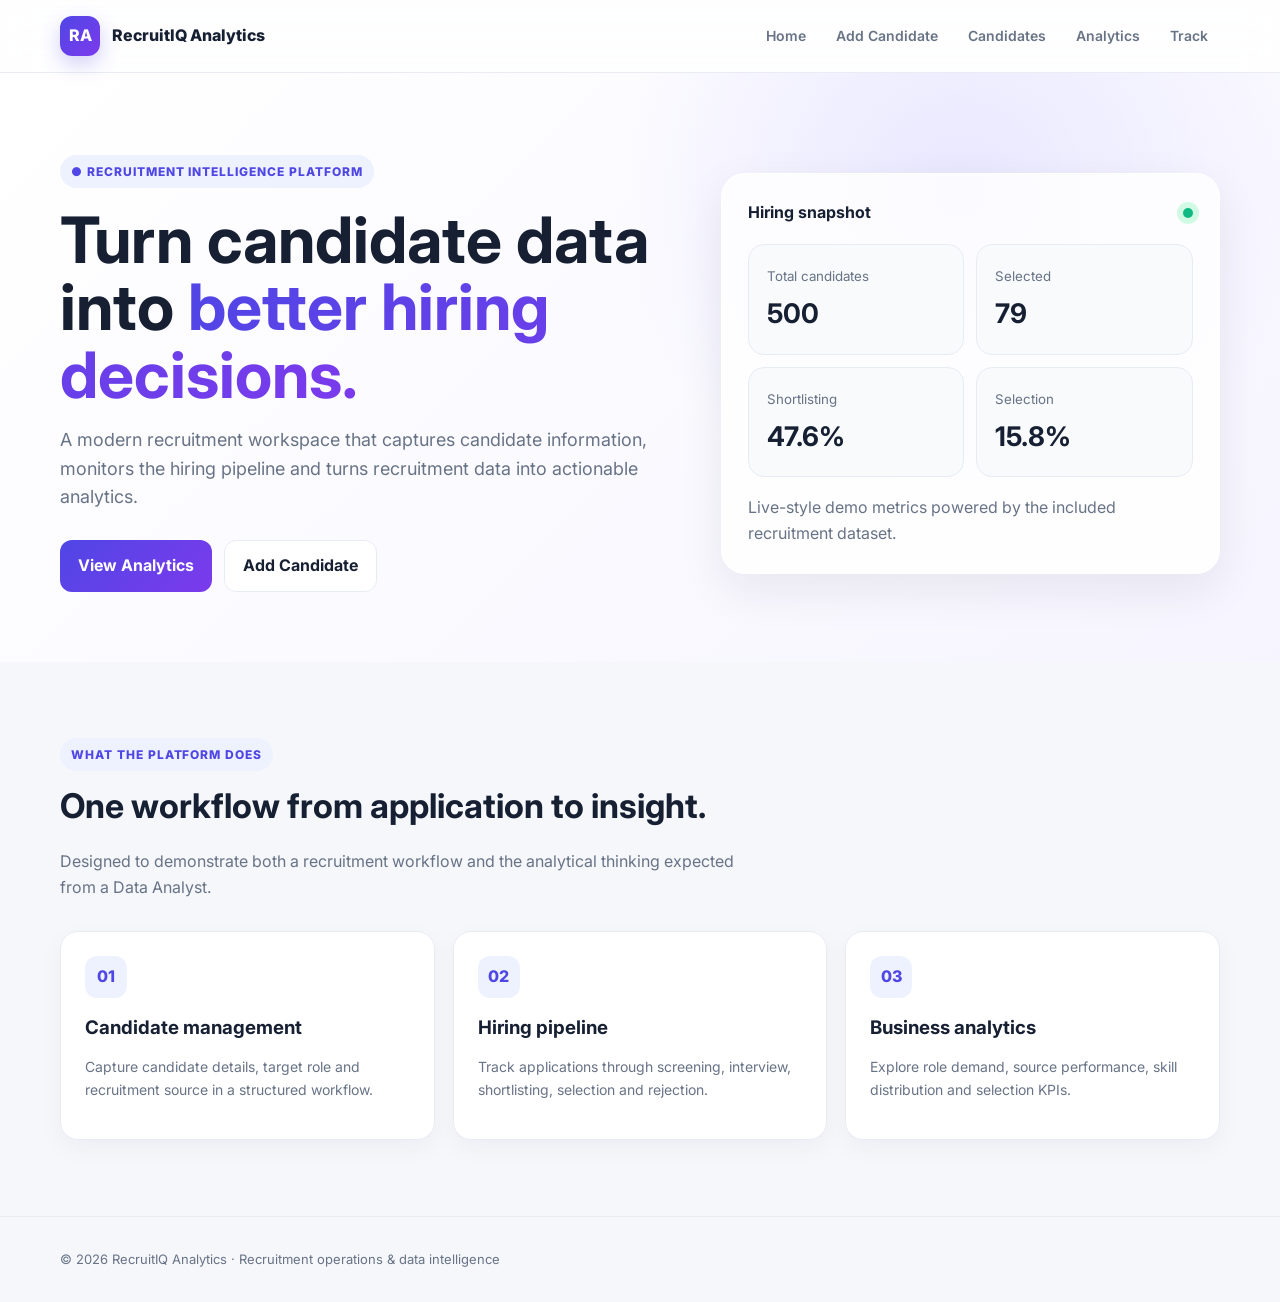
<file: Recruitment_Analytics_Project_Professional/recruitment system/index.html>
<!doctype html><html lang="en"><head><meta charset="utf-8"><meta name="viewport" content="width=device-width,initial-scale=1"><title>RecruitIQ Analytics | Recruitment Intelligence</title><link rel="stylesheet" href="style.css"></head><body><header class="topbar"><div class="container nav"><a class="brand" href="index.html"><span class="brand-mark">RA</span><span>RecruitIQ Analytics</span></a><nav class="navlinks"><a href="index.html">Home</a><a href="upload.html">Add Candidate</a><a href="candidates.html">Candidates</a><a href="dashboard/index.html">Analytics</a><a href="track.html">Track</a></nav></div></header><main><section class="hero"><div class="container hero-grid"><div class="reveal"><span class="eyebrow">● Recruitment intelligence platform</span><h1>Turn candidate data into <span>better hiring decisions.</span></h1><p>A modern recruitment workspace that captures candidate information, monitors the hiring pipeline and turns recruitment data into actionable analytics.</p><div class="actions"><a class="btn btn-primary" href="dashboard/index.html">View Analytics</a><a class="btn btn-secondary" href="upload.html">Add Candidate</a></div></div><div class="hero-card reveal delay-2"><div class="mini-head"><strong>Hiring snapshot</strong><span class="dot"></span></div><div class="metric-row"><div class="metric"><small>Total candidates</small><strong>500</strong></div><div class="metric"><small>Selected</small><strong>79</strong></div><div class="metric"><small>Shortlisting</small><strong>47.6%</strong></div><div class="metric"><small>Selection</small><strong>15.8%</strong></div></div><div style="margin-top:18px" class="muted">Live-style demo metrics powered by the included recruitment dataset.</div></div></div></section><section class="section"><div class="container"><div class="section-head"><span class="eyebrow">What the platform does</span><h2>One workflow from application to insight.</h2><p>Designed to demonstrate both a recruitment workflow and the analytical thinking expected from a Data Analyst.</p></div><div class="cards"><article class="feature reveal"><div class="icon">01</div><h3>Candidate management</h3><p>Capture candidate details, target role and recruitment source in a structured workflow.</p></article><article class="feature reveal delay-1"><div class="icon">02</div><h3>Hiring pipeline</h3><p>Track applications through screening, interview, shortlisting, selection and rejection.</p></article><article class="feature reveal delay-2"><div class="icon">03</div><h3>Business analytics</h3><p>Explore role demand, source performance, skill distribution and selection KPIs.</p></article></div></div></section></main><footer class="footer"><div class="container">© 2026 RecruitIQ Analytics · Recruitment operations & data intelligence</div></footer></body></html>
</file>
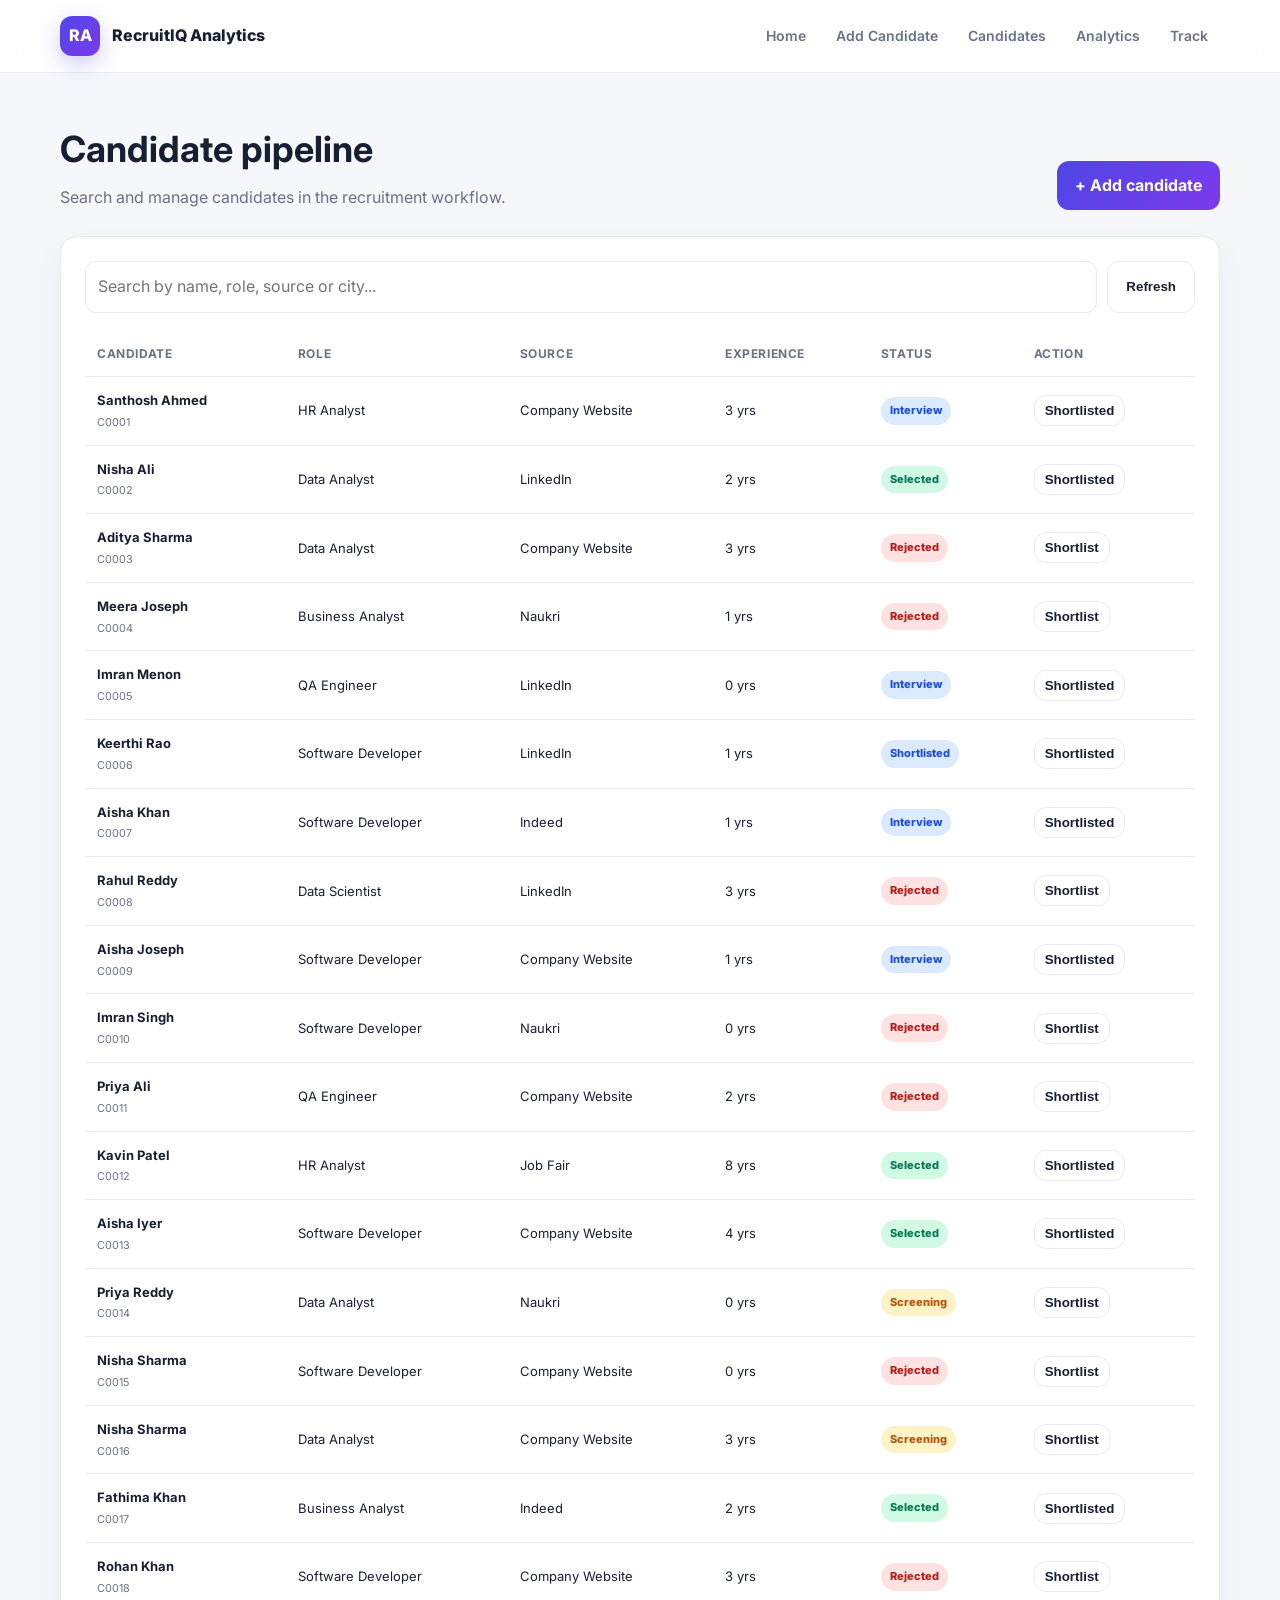
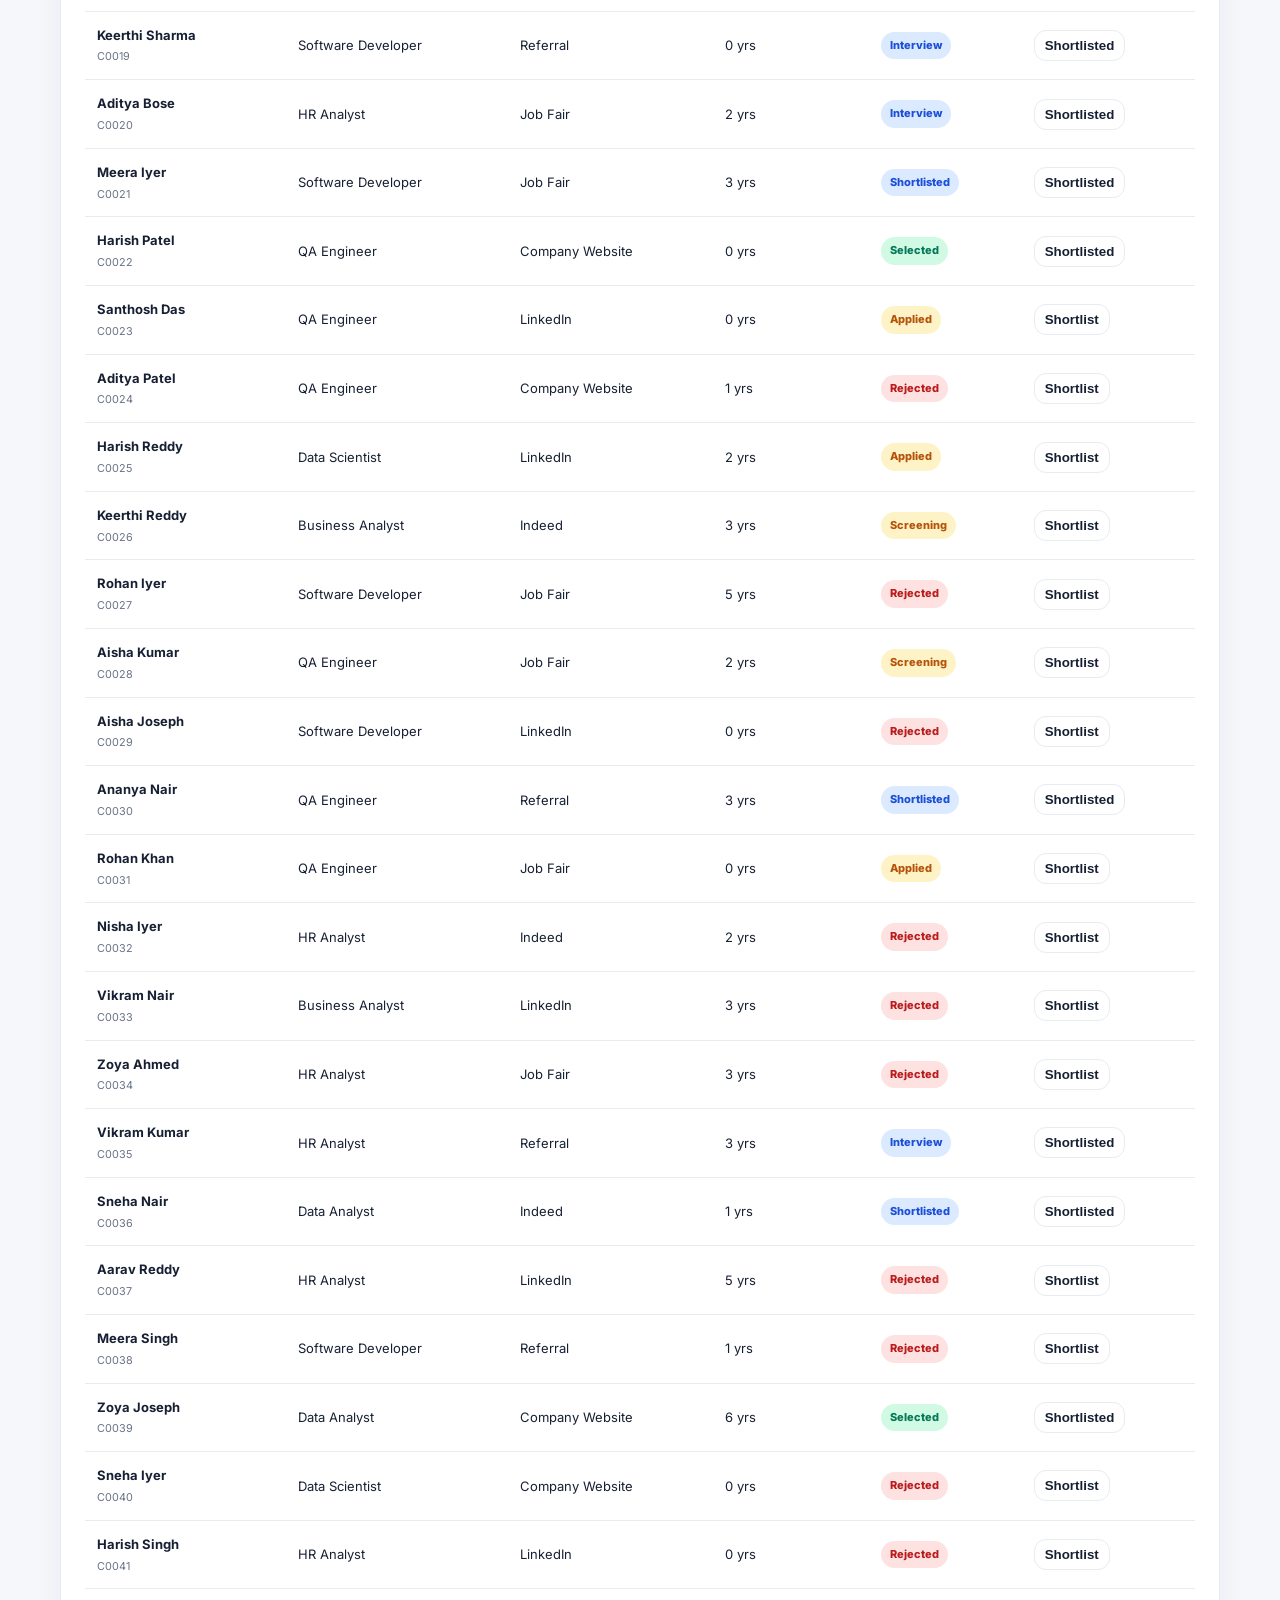
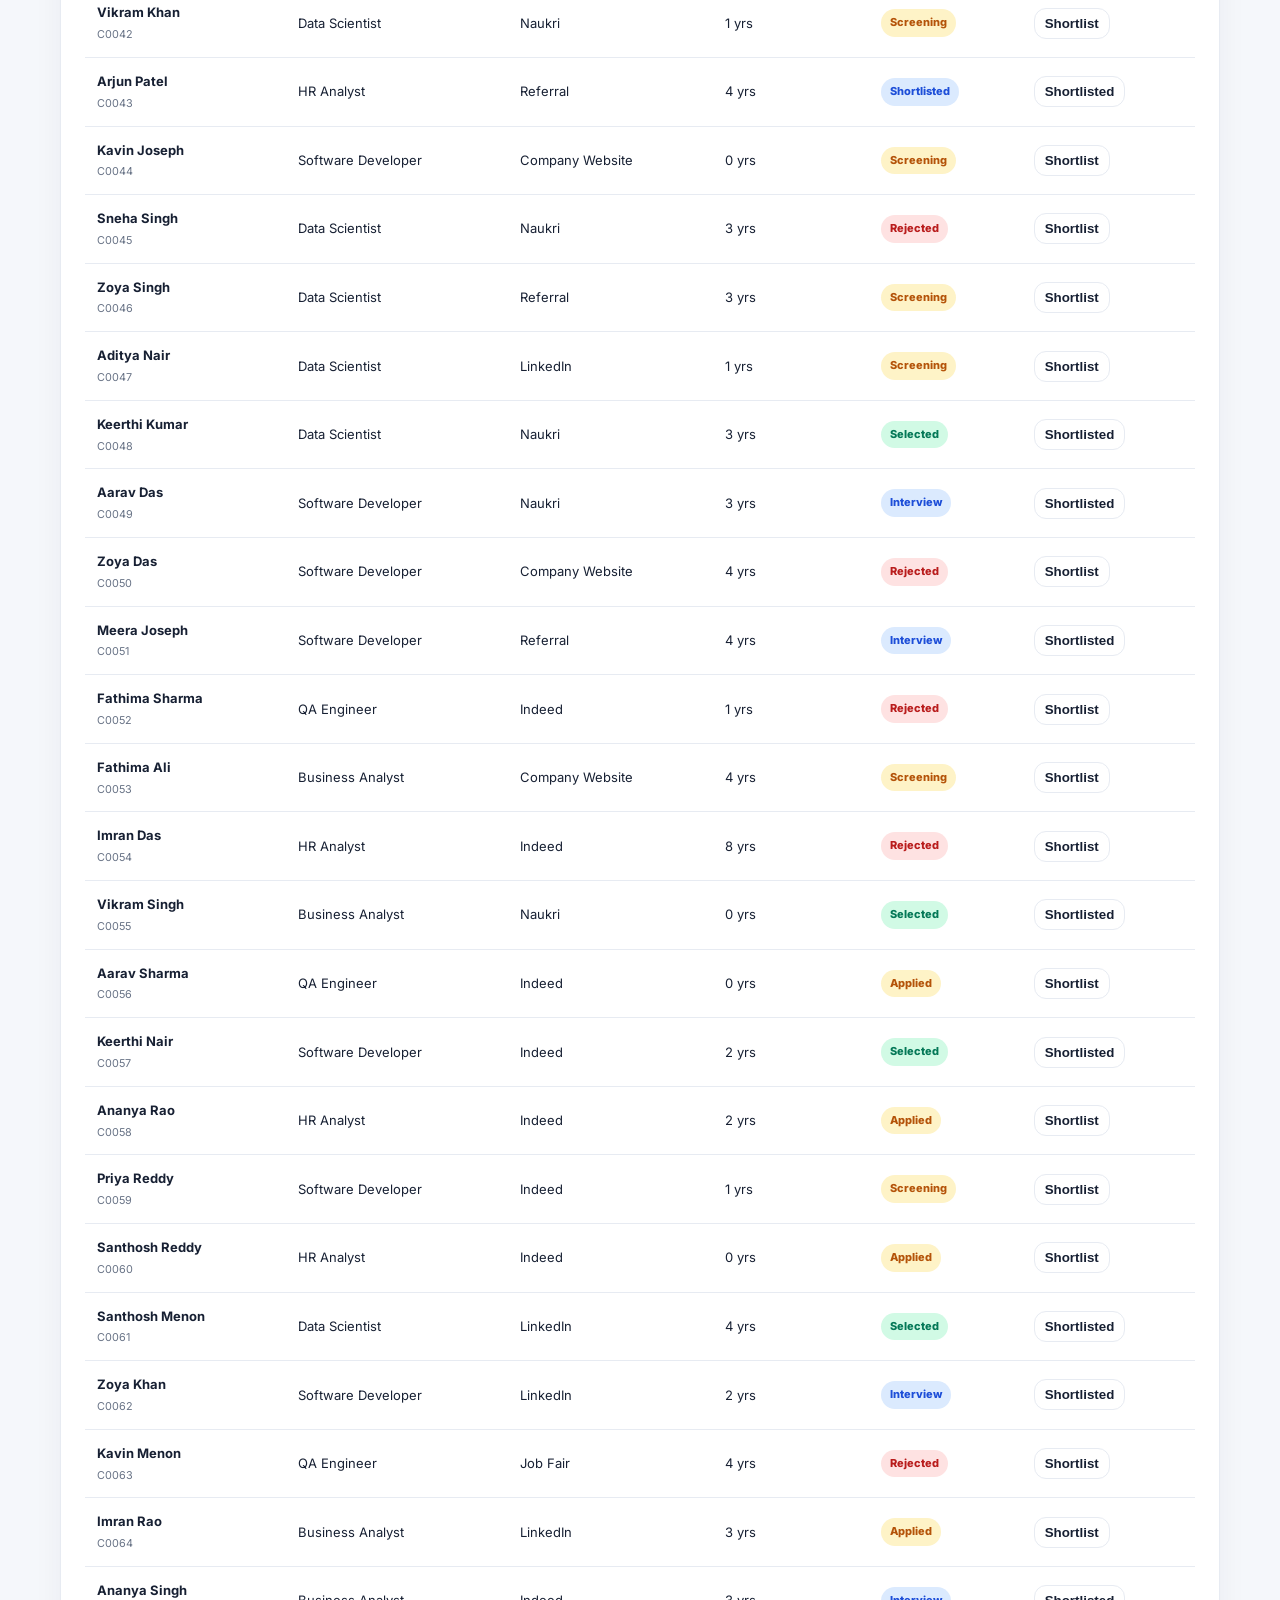
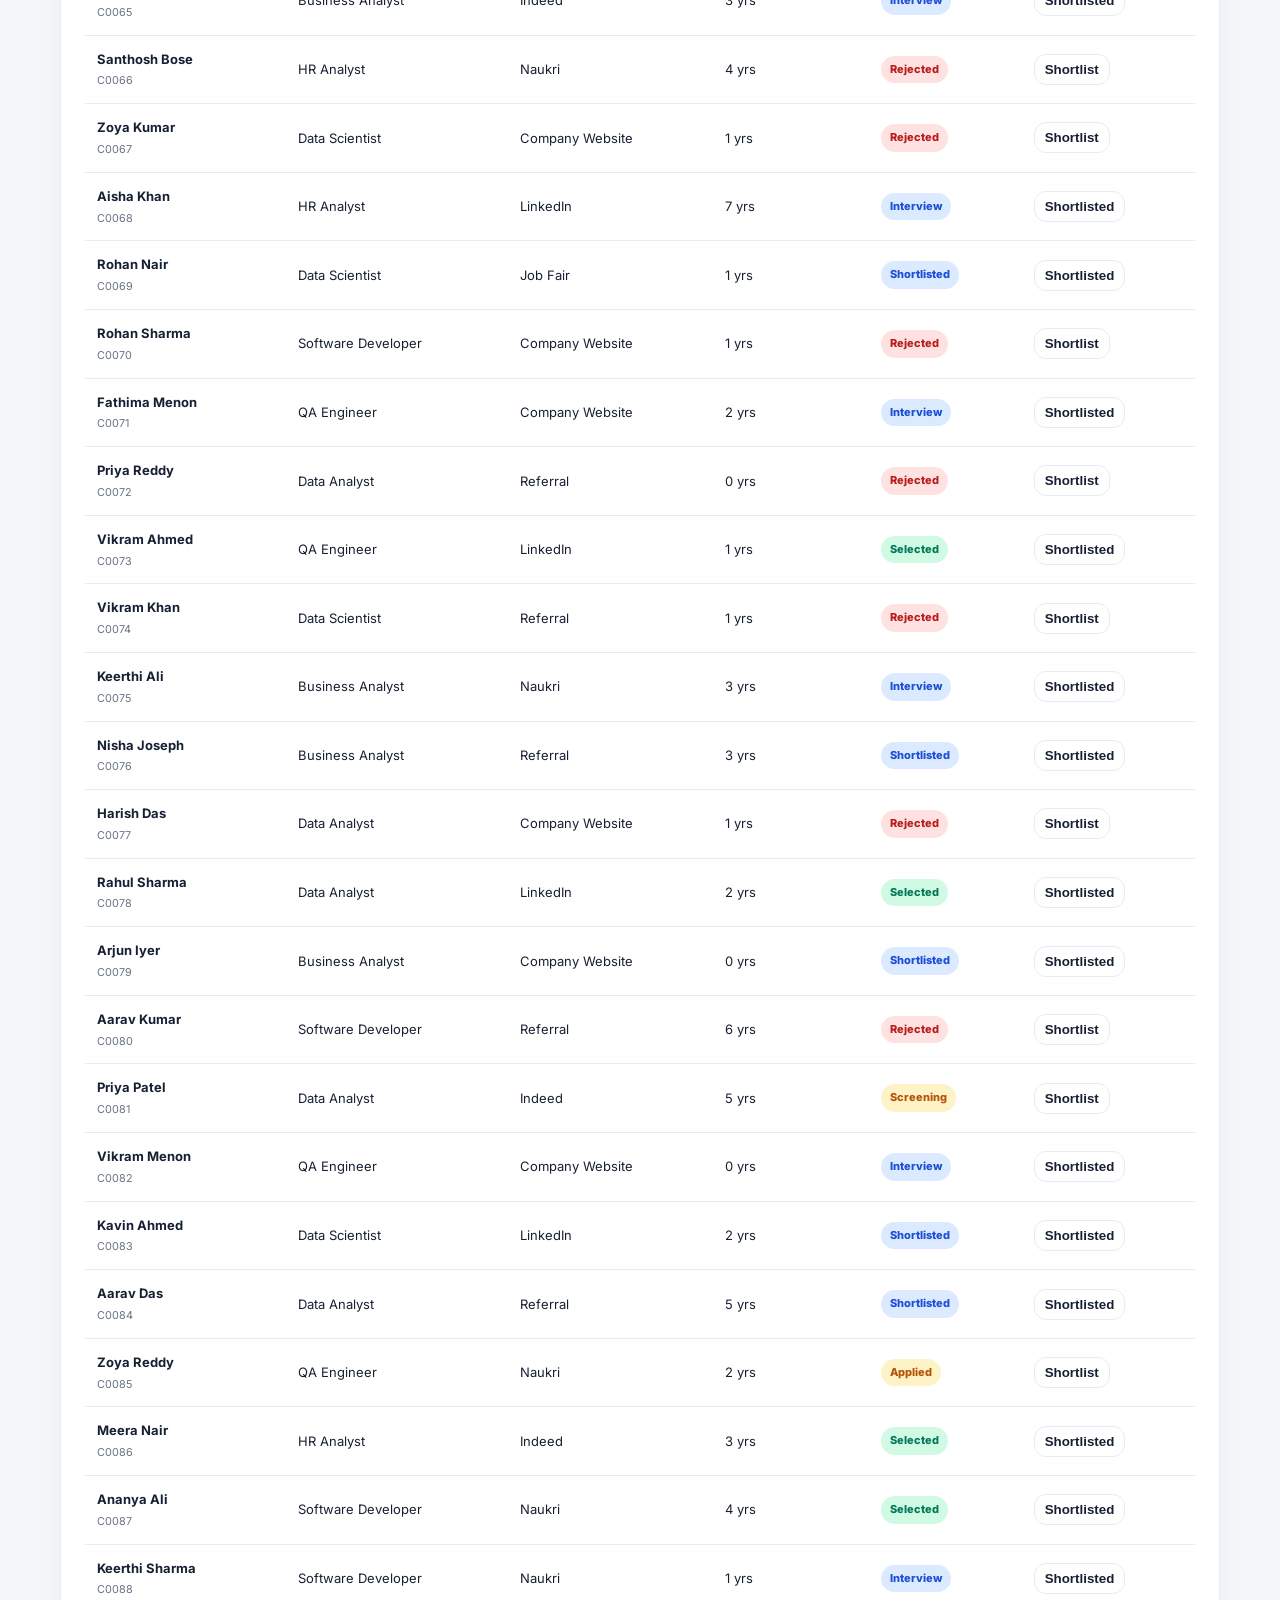
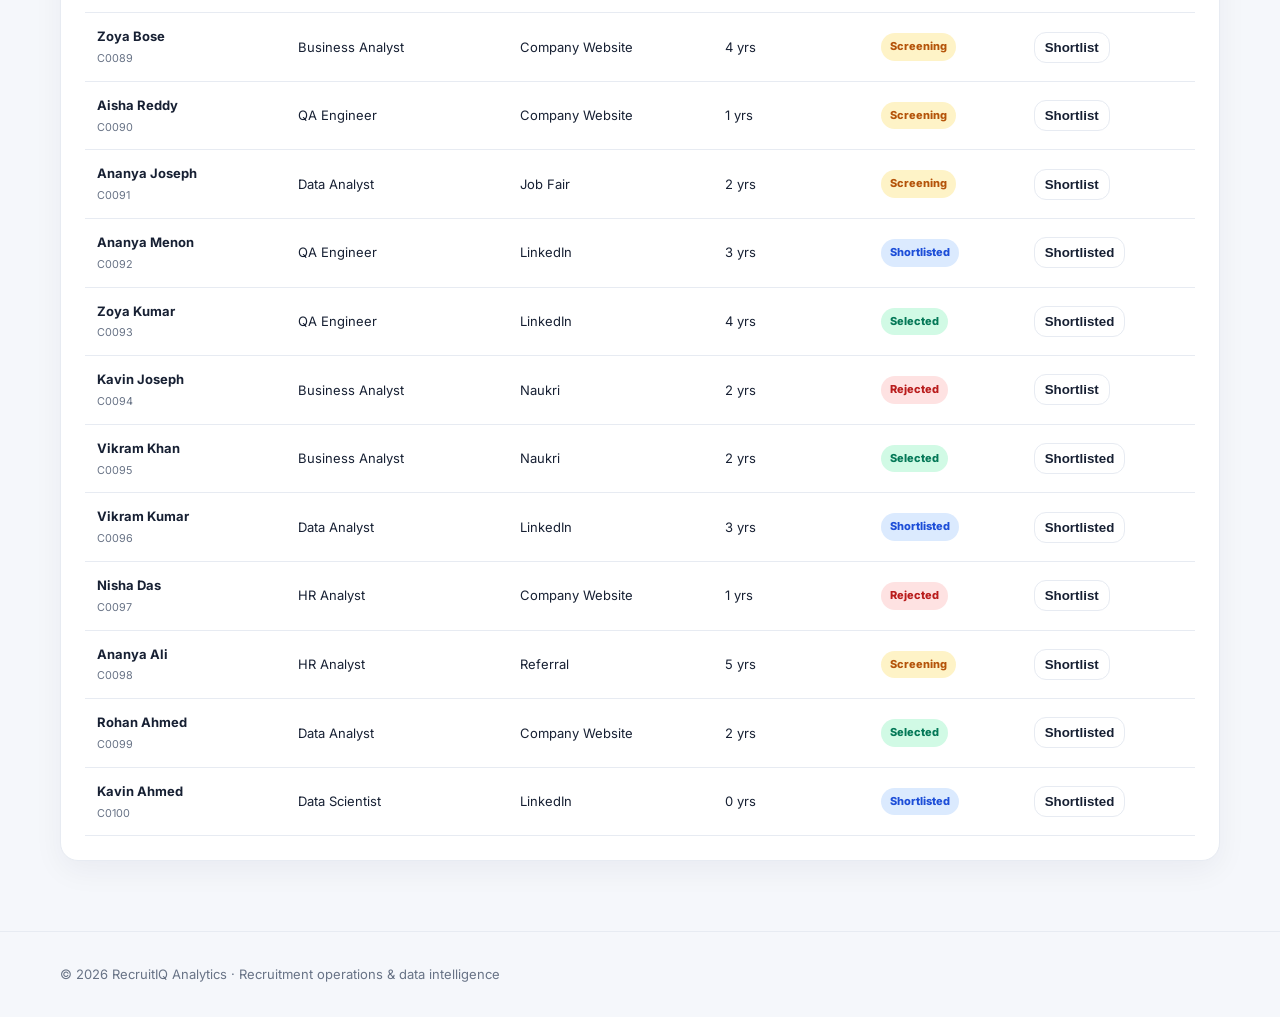
<file: Recruitment_Analytics_Project_Professional/recruitment system/candidates.html>
<!doctype html><html lang="en"><head><meta charset="utf-8"><meta name="viewport" content="width=device-width,initial-scale=1"><title>Candidates | RecruitIQ</title><link rel="stylesheet" href="style.css"></head><body><header class="topbar"><div class="container nav"><a class="brand" href="index.html"><span class="brand-mark">RA</span><span>RecruitIQ Analytics</span></a><nav class="navlinks"><a href="index.html">Home</a><a href="upload.html">Add Candidate</a><a href="candidates.html">Candidates</a><a href="dashboard/index.html">Analytics</a><a href="track.html">Track</a></nav></div></header><main class="page"><div class="container"><div class="page-title"><div><h1>Candidate pipeline</h1><p>Search and manage candidates in the recruitment workflow.</p></div><a class="btn btn-primary" href="upload.html">+ Add candidate</a></div><div class="panel"><div class="searchbar"><input id="candidateSearch" placeholder="Search by name, role, source or city..."><button class="btn btn-secondary" onclick="loadCandidates()">Refresh</button></div><div class="table-wrap"><table class="table"><thead><tr><th>Candidate</th><th>Role</th><th>Source</th><th>Experience</th><th>Status</th><th>Action</th></tr></thead><tbody id="candidateList"></tbody></table></div></div></div></main><footer class="footer"><div class="container">© 2026 RecruitIQ Analytics · Recruitment operations & data intelligence</div></footer><script src="script.js"></script><script>window.addEventListener('DOMContentLoaded',()=>loadCandidates())</script></body></html>
</file>
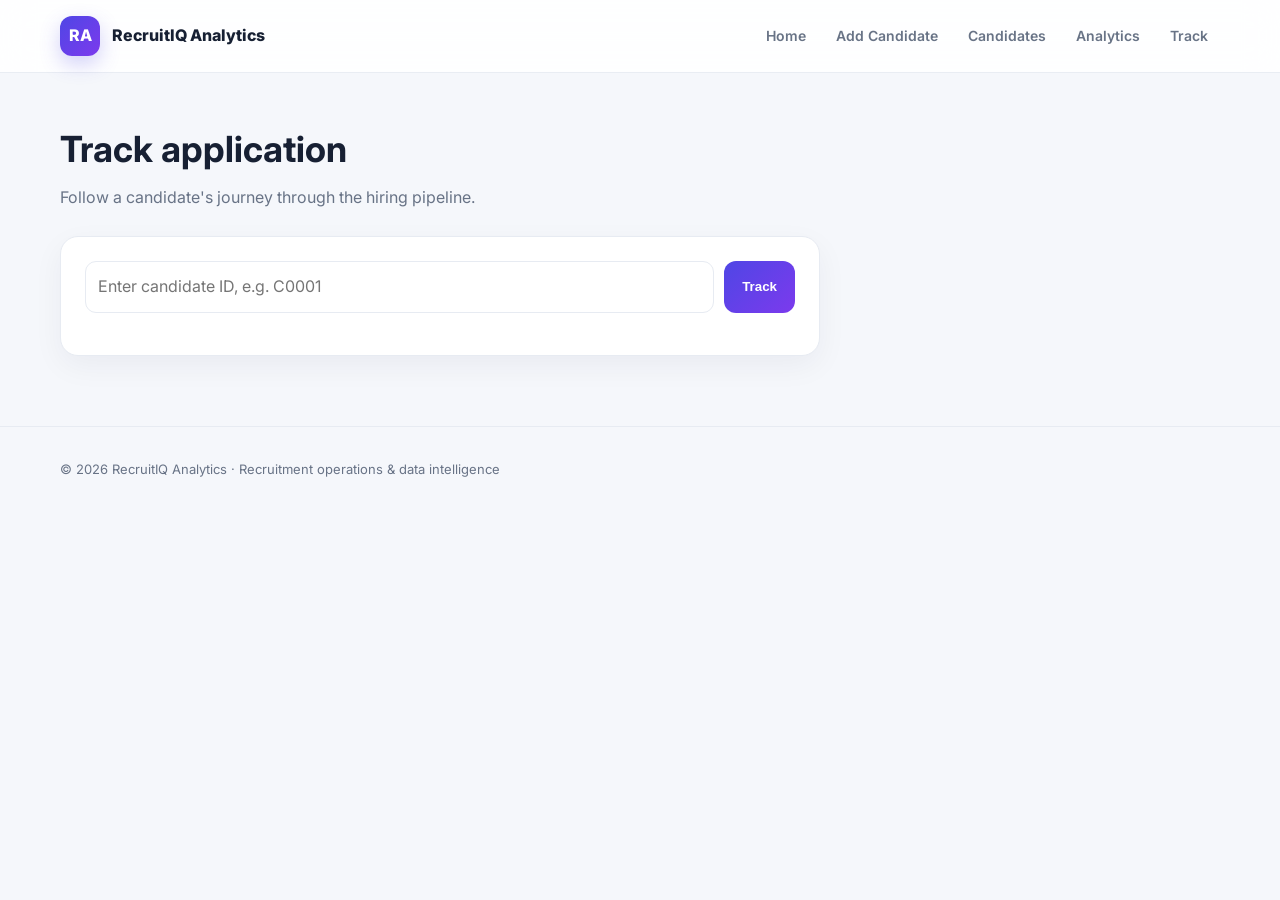
<file: Recruitment_Analytics_Project_Professional/recruitment system/track.html>
<!doctype html><html lang="en"><head><meta charset="utf-8"><meta name="viewport" content="width=device-width,initial-scale=1"><title>Track Application | RecruitIQ</title><link rel="stylesheet" href="style.css"></head><body><header class="topbar"><div class="container nav"><a class="brand" href="index.html"><span class="brand-mark">RA</span><span>RecruitIQ Analytics</span></a><nav class="navlinks"><a href="index.html">Home</a><a href="upload.html">Add Candidate</a><a href="candidates.html">Candidates</a><a href="dashboard/index.html">Analytics</a><a href="track.html">Track</a></nav></div></header><main class="page"><div class="container"><div class="page-title"><div><h1>Track application</h1><p>Follow a candidate's journey through the hiring pipeline.</p></div></div><div class="panel" style="max-width:760px"><div class="searchbar"><input id="candidateId" placeholder="Enter candidate ID, e.g. C0001"><button class="btn btn-primary" onclick="trackApplication()">Track</button></div><div id="applicationStatus"></div><div id="progressHistory"></div></div></div></main><footer class="footer"><div class="container">© 2026 RecruitIQ Analytics · Recruitment operations & data intelligence</div></footer><script src="script.js"></script></body></html>
</file>
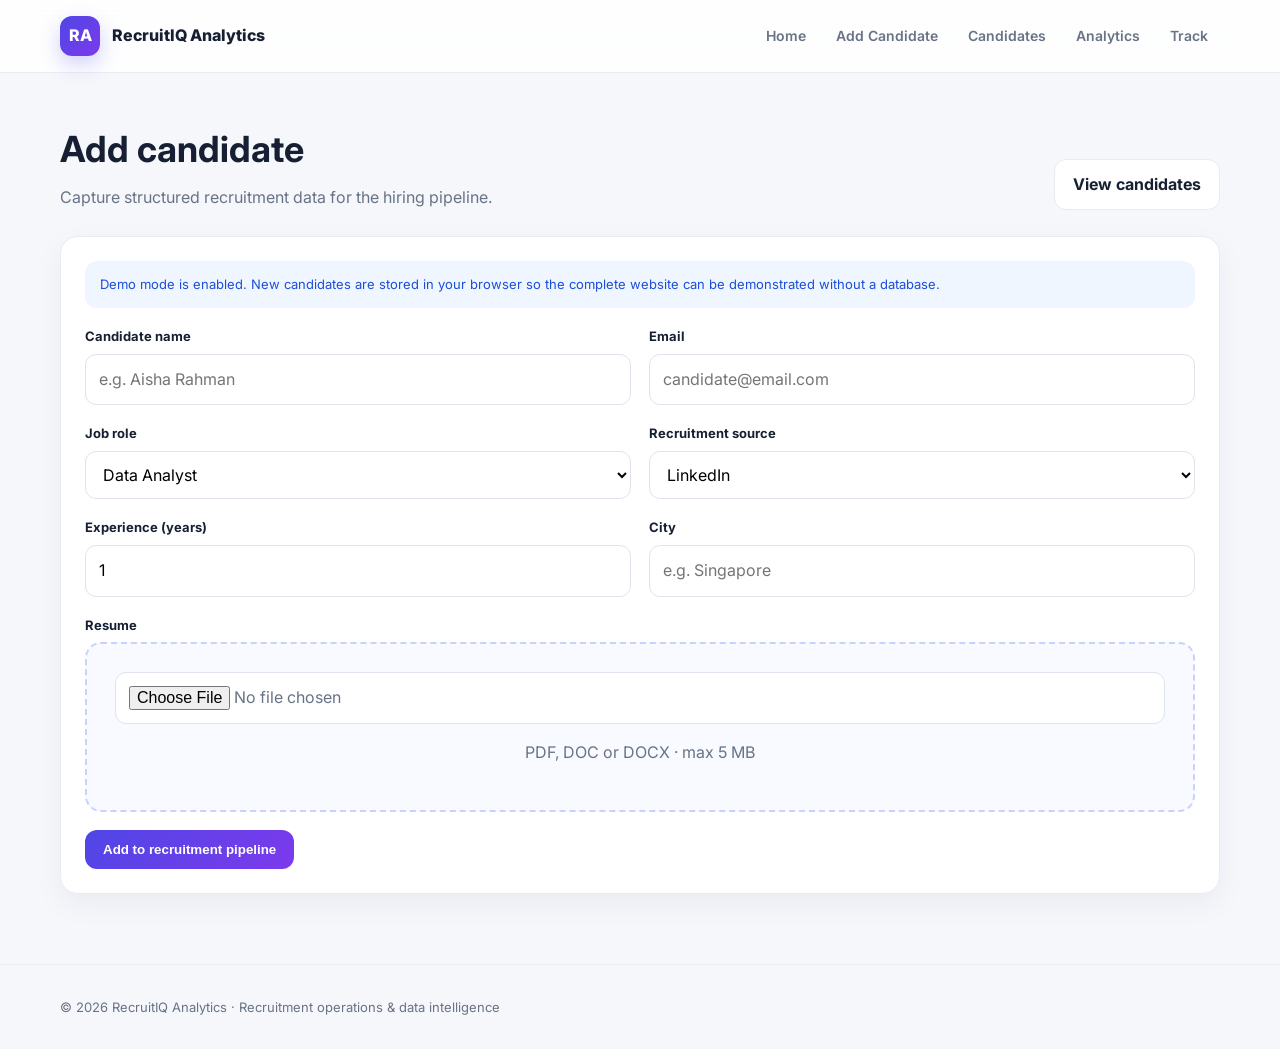
<file: Recruitment_Analytics_Project_Professional/recruitment system/upload.html>
<!doctype html><html lang="en"><head><meta charset="utf-8"><meta name="viewport" content="width=device-width,initial-scale=1"><title>Add Candidate | RecruitIQ</title><link rel="stylesheet" href="style.css"></head><body><header class="topbar"><div class="container nav"><a class="brand" href="index.html"><span class="brand-mark">RA</span><span>RecruitIQ Analytics</span></a><nav class="navlinks"><a href="index.html">Home</a><a href="upload.html">Add Candidate</a><a href="candidates.html">Candidates</a><a href="dashboard/index.html">Analytics</a><a href="track.html">Track</a></nav></div></header><main class="page"><div class="container"><div class="page-title"><div><h1>Add candidate</h1><p>Capture structured recruitment data for the hiring pipeline.</p></div><a class="btn btn-secondary" href="candidates.html">View candidates</a></div><div class="panel reveal"><div class="notice">Demo mode is enabled. New candidates are stored in your browser so the complete website can be demonstrated without a database.</div><form id="uploadForm" class="form-grid"><div class="field"><label>Candidate name</label><input id="candidateName" name="candidateName" required placeholder="e.g. Aisha Rahman"></div><div class="field"><label>Email</label><input id="candidateEmail" name="candidateEmail" type="email" required placeholder="candidate@email.com"></div><div class="field"><label>Job role</label><select id="jobRole" name="jobRole"><option>Data Analyst</option><option>Business Analyst</option><option>Data Scientist</option><option>Software Developer</option><option>QA Engineer</option><option>HR Analyst</option></select></div><div class="field"><label>Recruitment source</label><select id="source" name="source"><option>LinkedIn</option><option>Indeed</option><option>Referral</option><option>Company Website</option><option>Naukri</option><option>Job Fair</option></select></div><div class="field"><label>Experience (years)</label><input id="experience" name="experience" type="number" min="0" max="40" value="1"></div><div class="field"><label>City</label><input id="city" name="city" placeholder="e.g. Singapore"></div><div class="field full"><label>Resume</label><div class="dropzone"><input id="resumeFile" name="resume" type="file" accept=".pdf,.doc,.docx"><p>PDF, DOC or DOCX · max 5 MB</p></div></div><div class="field full"><button class="btn btn-primary" type="submit">Add to recruitment pipeline</button><span id="uploadStatus" class="muted" style="margin-left:12px"></span></div></form></div></div></main><footer class="footer"><div class="container">© 2026 RecruitIQ Analytics · Recruitment operations & data intelligence</div></footer><script src="script.js"></script></body></html>
</file>
<file: Recruitment_Analytics_Project_Professional/recruitment system/style.css>
@import url('https://fonts.googleapis.com/css2?family=Inter:wght@400;500;600;700;800&display=swap');
:root{--bg:#f5f7fb;--surface:#fff;--ink:#172033;--muted:#687386;--line:#e7ebf2;--primary:#4f46e5;--primary2:#7c3aed;--success:#059669;--warning:#d97706;--danger:#dc2626;--shadow:0 16px 45px rgba(20,28,55,.08)}
*{box-sizing:border-box}html{scroll-behavior:smooth}body{margin:0;background:var(--bg);color:var(--ink);font-family:Inter,system-ui,-apple-system,Segoe UI,sans-serif;line-height:1.6}.container{width:min(1160px,92%);margin:auto}.topbar{position:sticky;top:0;z-index:20;background:rgba(255,255,255,.88);backdrop-filter:blur(16px);border-bottom:1px solid rgba(231,235,242,.9)}.nav{height:72px;display:flex;align-items:center;justify-content:space-between;gap:24px}.brand{display:flex;align-items:center;gap:12px;color:var(--ink);text-decoration:none;font-weight:800}.brand-mark{width:40px;height:40px;border-radius:12px;background:linear-gradient(135deg,var(--primary),var(--primary2));display:grid;place-items:center;color:#fff;box-shadow:0 8px 20px rgba(79,70,229,.25)}.navlinks{display:flex;align-items:center;gap:6px;flex-wrap:wrap}.navlinks a{color:var(--muted);text-decoration:none;padding:9px 12px;border-radius:10px;font-size:14px;font-weight:600;transition:.25s}.navlinks a:hover,.navlinks a.active{color:var(--primary);background:#eef2ff}.hero{padding:82px 0 70px;background:radial-gradient(circle at 75% 20%,#e9e7ff 0,transparent 32%),linear-gradient(135deg,#fff,#f6f5ff)}.hero-grid{display:grid;grid-template-columns:1.1fr .9fr;align-items:center;gap:50px}.eyebrow{display:inline-flex;gap:8px;align-items:center;padding:7px 11px;border-radius:999px;background:#eef2ff;color:var(--primary);font-size:12px;font-weight:800;text-transform:uppercase;letter-spacing:.08em}.hero h1{font-size:clamp(38px,5vw,64px);line-height:1.05;margin:18px 0}.hero h1 span{background:linear-gradient(135deg,var(--primary),var(--primary2));-webkit-background-clip:text;color:transparent}.hero p{font-size:18px;color:var(--muted);max-width:650px}.actions{display:flex;gap:12px;flex-wrap:wrap;margin-top:28px}.btn{display:inline-flex;align-items:center;justify-content:center;border:0;border-radius:12px;padding:12px 18px;font-weight:700;text-decoration:none;cursor:pointer;transition:transform .2s,box-shadow .2s,background .2s}.btn:hover{transform:translateY(-2px);box-shadow:0 10px 24px rgba(30,41,59,.12)}.btn-primary{background:linear-gradient(135deg,var(--primary),var(--primary2));color:#fff}.btn-secondary{background:#fff;color:var(--ink);border:1px solid var(--line)}.hero-card{background:rgba(255,255,255,.82);border:1px solid rgba(255,255,255,.8);border-radius:24px;padding:26px;box-shadow:var(--shadow);animation:float 5s ease-in-out infinite}.mini-head{display:flex;justify-content:space-between;align-items:center;margin-bottom:18px}.dot{width:10px;height:10px;background:#10b981;border-radius:50%;box-shadow:0 0 0 6px #d1fae5}.metric-row{display:grid;grid-template-columns:repeat(2,1fr);gap:12px}.metric{background:#f8fafc;border:1px solid var(--line);padding:18px;border-radius:16px}.metric small{color:var(--muted)}.metric strong{display:block;font-size:27px;margin-top:4px}.section{padding:76px 0}.section-head{max-width:680px;margin-bottom:30px}.section-head h2{font-size:34px;margin:8px 0}.section-head p{color:var(--muted)}.cards{display:grid;grid-template-columns:repeat(3,1fr);gap:18px}.feature{background:var(--surface);border:1px solid var(--line);padding:24px;border-radius:18px;box-shadow:0 8px 25px rgba(20,28,55,.04);transition:.25s}.feature:hover{transform:translateY(-5px);box-shadow:var(--shadow)}.icon{width:42px;height:42px;border-radius:12px;background:#eef2ff;color:var(--primary);display:grid;place-items:center;font-weight:800;margin-bottom:15px}.feature h3{margin:0 0 7px}.feature p{color:var(--muted);font-size:14px}.footer{padding:32px 0;border-top:1px solid var(--line);color:var(--muted);font-size:13px}.page{padding:48px 0 70px}.page-title{display:flex;justify-content:space-between;align-items:end;gap:20px;margin-bottom:26px}.page-title h1{margin:0;font-size:36px}.page-title p{margin:6px 0 0;color:var(--muted)}.panel{background:#fff;border:1px solid var(--line);border-radius:18px;box-shadow:0 10px 30px rgba(20,28,55,.05);padding:24px}.form-grid{display:grid;grid-template-columns:repeat(2,1fr);gap:18px}.field label{display:block;font-weight:700;font-size:13px;margin-bottom:7px}.field input,.field select,.field textarea{width:100%;border:1px solid #dfe4ec;border-radius:11px;padding:12px 13px;font:inherit;outline:none;transition:.2s;background:#fff}.field input:focus,.field select:focus{border-color:#818cf8;box-shadow:0 0 0 4px #eef2ff}.field.full{grid-column:1/-1}.dropzone{border:2px dashed #c7d2fe;background:#f8faff;border-radius:16px;padding:28px;text-align:center;color:var(--muted);transition:.2s}.dropzone:hover{border-color:#818cf8;background:#f5f3ff}.notice{padding:13px 15px;border-radius:12px;background:#eff6ff;color:#1d4ed8;font-size:13px;margin-bottom:18px}.table-wrap{overflow:auto}.table{width:100%;border-collapse:collapse}.table th,.table td{padding:13px 12px;border-bottom:1px solid var(--line);text-align:left;font-size:13px;white-space:nowrap}.table th{color:var(--muted);font-size:12px;text-transform:uppercase;letter-spacing:.05em}.badge{display:inline-flex;padding:5px 9px;border-radius:999px;font-size:11px;font-weight:800}.badge.green{background:#d1fae5;color:#047857}.badge.blue{background:#dbeafe;color:#1d4ed8}.badge.orange{background:#fef3c7;color:#b45309}.badge.red{background:#fee2e2;color:#b91c1c}.searchbar{display:flex;gap:10px;margin-bottom:18px}.searchbar input{flex:1;padding:12px;border:1px solid var(--line);border-radius:11px;font:inherit}.timeline{display:grid;gap:13px;margin-top:20px}.timeline-item{display:flex;gap:14px;align-items:flex-start}.timeline-dot{width:11px;height:11px;border-radius:50%;background:var(--primary);margin-top:7px;box-shadow:0 0 0 5px #eef2ff}.muted{color:var(--muted)}.reveal{animation:rise .6s ease both}.delay-1{animation-delay:.08s}.delay-2{animation-delay:.16s}.delay-3{animation-delay:.24s}@keyframes rise{from{opacity:0;transform:translateY(18px)}to{opacity:1;transform:none}}@keyframes float{50%{transform:translateY(-7px)}}@media(max-width:850px){.hero-grid{grid-template-columns:1fr}.cards{grid-template-columns:1fr 1fr}.nav{height:auto;padding:12px 0}.navlinks{justify-content:flex-end}.form-grid{grid-template-columns:1fr}}@media(max-width:580px){.cards,.metric-row{grid-template-columns:1fr}.page-title{display:block}.hero{padding-top:55px}.hero h1{font-size:40px}.navlinks a{font-size:12px;padding:7px}.brand span:last-child{display:none}}
</file>
